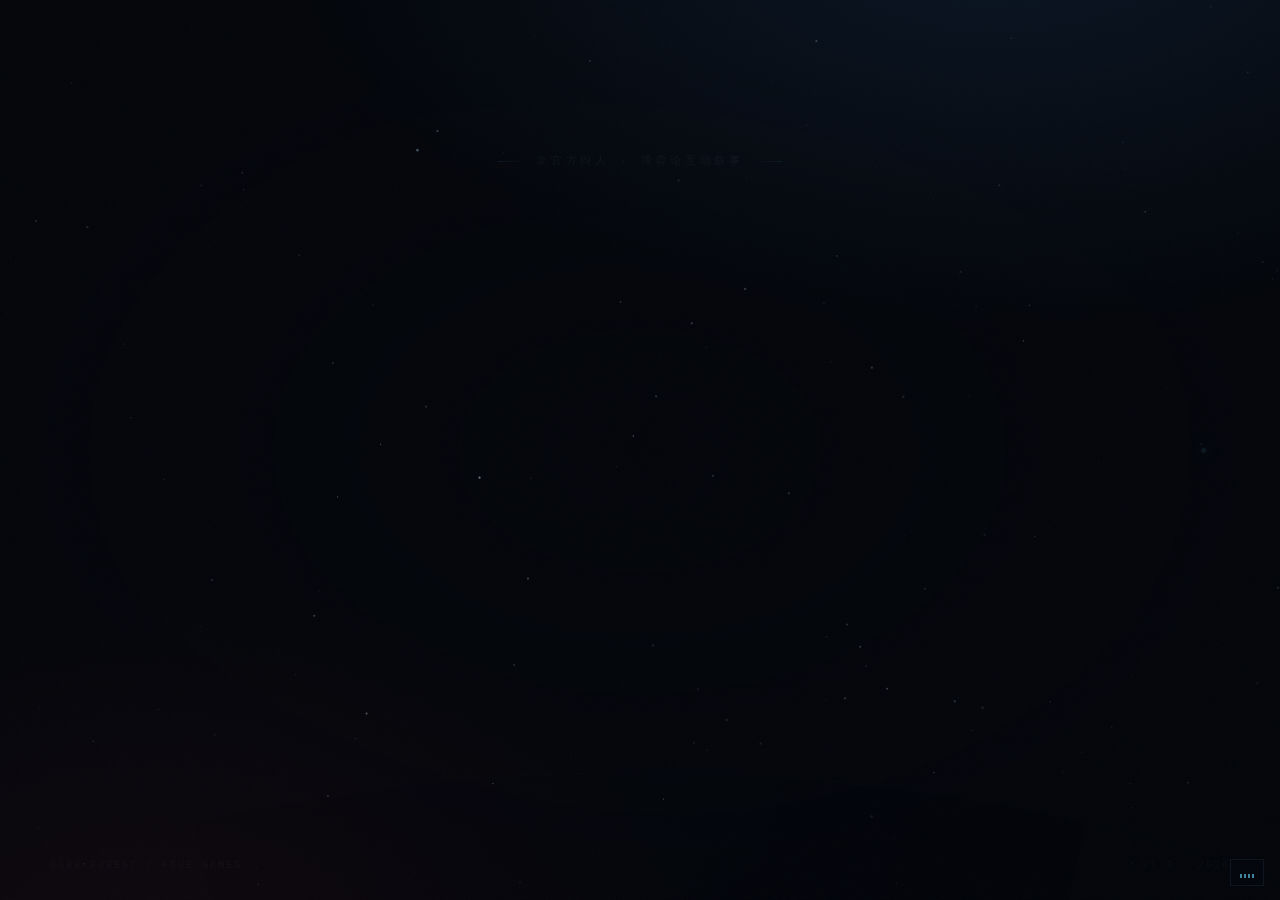
<file: index.html>
<!DOCTYPE html>
<html lang="zh-CN">
<head>
<meta charset="utf-8">
<meta name="viewport" content="width=device-width, initial-scale=1">
<meta name="robots" content="noindex">
<meta http-equiv="refresh" content="0; url=dark-forest/index.html">
<link rel="canonical" href="dark-forest/">
<title>黑暗森林 · 五个博弈</title>
<style>
  html,body{margin:0;height:100%;background:#04060b;color:#7f93a8}
  body{display:grid;place-items:center;font-family:"Microsoft YaHei",system-ui,sans-serif}
  a{color:#6fd9ff;text-decoration:none;border-bottom:1px solid rgba(111,217,255,.35);padding-bottom:2px}
  p{font-size:13px;letter-spacing:.06em}
</style>
</head>
<body>
<p>正在进入 <a href="dark-forest/index.html">黑暗森林 · 五个博弈</a>…</p>
</body>
</html>
</file>
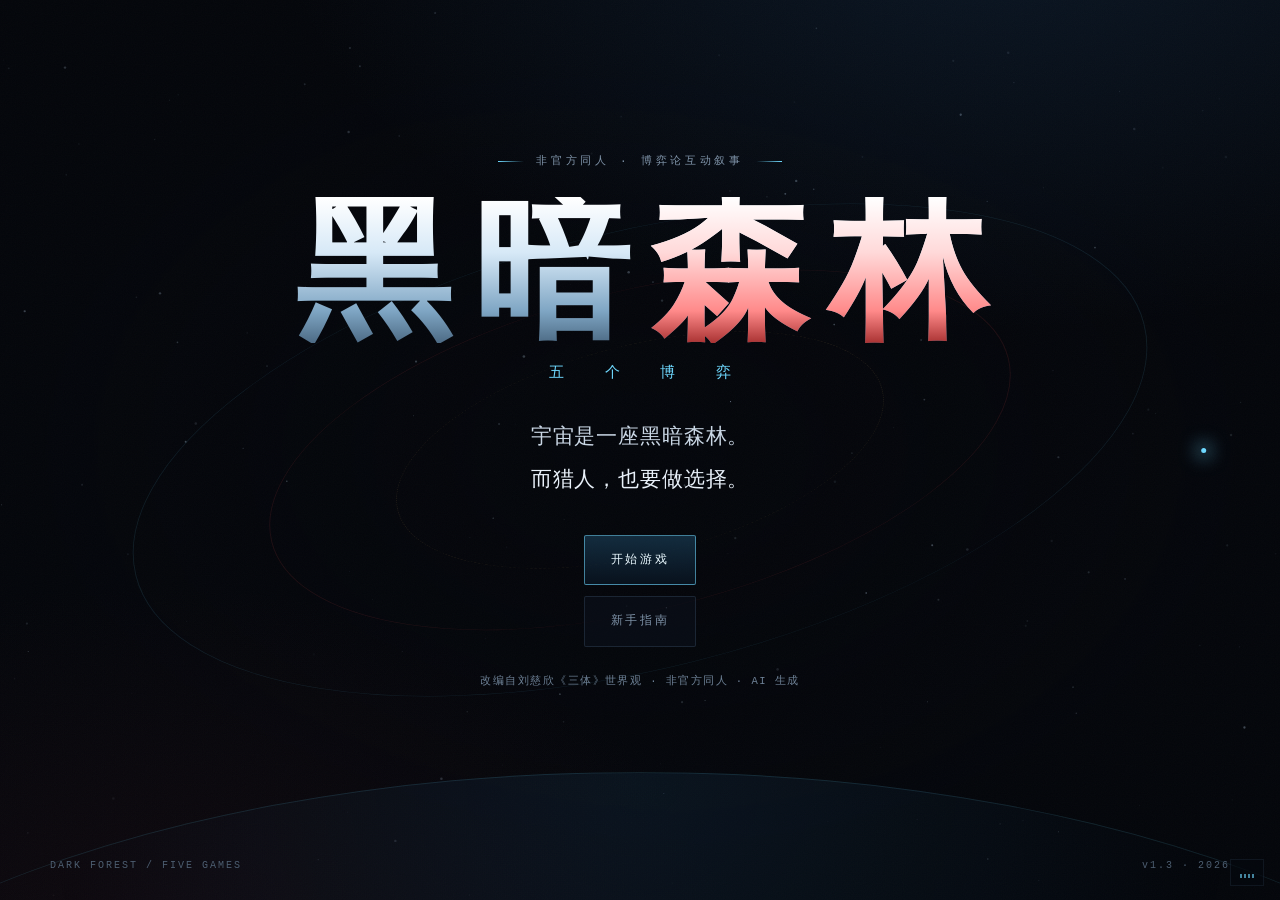
<file: dark-forest/index.html>
<!DOCTYPE html>
<html lang="zh-CN">
<head>
<meta charset="utf-8">
<meta name="viewport" content="width=device-width, initial-scale=1, viewport-fit=cover">
<meta name="theme-color" content="#04060b">
<meta name="color-scheme" content="dark">
<title>黑暗森林 · 五个博弈</title>
<meta name="description" content="一款以《三体》为背景的博弈论互动叙事游戏。五个章节，五场选择。读过原著会看见另一层，没读过也能玩懂。">
<meta name="generator" content="AI-generated (DeepSeek)">
<meta property="og:type" content="website">
<meta property="og:locale" content="zh_CN">
<meta property="og:title" content="黑暗森林 · 五个博弈">
<meta property="og:description" content="一款以《三体》为背景的博弈论互动叙事游戏。五个章节，五场选择。读过原著会看见另一层，没读过也能玩懂。">
<meta property="og:image" content="screenshots/og.png">
<meta name="twitter:card" content="summary_large_image">
<meta name="twitter:title" content="黑暗森林 · 五个博弈">
<meta name="twitter:description" content="五个章节，五场选择。读过原著，会看见另一层；没读过，也能玩懂。">
<link rel="icon" href="data:image/svg+xml,%3Csvg xmlns='http://www.w3.org/2000/svg' viewBox='0 0 64 64'%3E%3Crect width='64' height='64' fill='%2304060b'/%3E%3Ccircle cx='32' cy='32' r='18' fill='none' stroke='%236fd9ff' stroke-width='2' opacity='.5'/%3E%3Ccircle cx='32' cy='32' r='6' fill='%23ff5d5d'/%3E%3C/svg%3E">
<link rel="stylesheet" href="css/style.css">
</head>
<body>
<canvas id="starfield" aria-hidden="true"></canvas>
<div id="grain" aria-hidden="true"></div>
<div id="app" aria-live="polite"></div>

<button id="sound-toggle" class="sound-toggle" type="button" aria-label="声音设置" title="声音设置" aria-haspopup="dialog" aria-expanded="false">
  <span class="sound-bars" aria-hidden="true"><i></i><i></i><i></i><i></i></span>
  <span class="sound-label">声音</span>
</button>

<noscript><p style="color:#e8f0fa;font:16px/1.8 sans-serif;padding:48px;text-align:center">这个实验需要 JavaScript 才能运行。请在浏览器设置中启用它。</p></noscript>

<script src="js/data.js"></script>
<script src="js/core.js"></script>
<script src="js/handbook.js"></script>
<script src="js/hologram.js"></script>
<script src="js/chapters.js"></script>
<script src="js/app.js"></script>
</body>
</html>
</file>
<file: dark-forest/css/style.css>
/* =========================================================
   黑暗森林 · 五个博弈
   A game-theory interactive fiction — visual system
   ========================================================= */

:root{
  --bg:#04060b;
  --bg-2:#070b12;
  --panel:rgba(11,17,28,.66);
  --panel-solid:#0b111c;
  --line:rgba(126,170,210,.16);
  --line-strong:rgba(126,190,235,.32);
  --ink:#e9f1fa;
  --ink-2:#b9c8d9;
  --dim:#7f93a8;
  --faint:#4d5e71;
  --cyan:#6fd9ff;
  --cyan-soft:rgba(111,217,255,.14);
  --teal:#5eead4;
  --red:#ff5d5d;
  --red-soft:rgba(255,93,93,.13);
  --gold:#f2c879;
  --gold-soft:rgba(242,200,121,.13);
  --violet:#a78bfa;
  --serif:"Noto Serif SC","Source Han Serif SC","Songti SC","STSong","SimSun",serif;
  --sans:"Inter","HarmonyOS Sans SC","PingFang SC","Microsoft YaHei",system-ui,-apple-system,sans-serif;
  --mono:"JetBrains Mono","SFMono-Regular",Consolas,"Liberation Mono",monospace;
  --shadow:0 24px 80px -30px rgba(0,0,0,.9);
}

*,*::before,*::after{box-sizing:border-box}
html{-webkit-text-size-adjust:100%}
html,body{margin:0;padding:0}
body{
  background:var(--bg);
  color:var(--ink);
  font-family:var(--sans);
  font-size:16px;
  line-height:1.7;
  min-height:100vh;
  overflow-x:hidden;
  -webkit-font-smoothing:antialiased;
  text-rendering:optimizeLegibility;
}
::selection{background:rgba(111,217,255,.28);color:#fff}
button{font:inherit;color:inherit;background:none;border:0;cursor:pointer}
h1,h2,h3,h4,p,blockquote,figure{margin:0}
a{color:var(--cyan);text-decoration:none;border-bottom:1px solid rgba(111,217,255,.3)}
a:hover{border-bottom-color:var(--cyan)}
:focus-visible{outline:2px solid var(--cyan);outline-offset:4px;border-radius:2px}

/* ---------- background ---------- */
#starfield{position:fixed;inset:0;width:100%;height:100%;z-index:0;display:block}
body::before{
  content:"";position:fixed;inset:0;z-index:1;pointer-events:none;
  background:
    radial-gradient(1200px 700px at 78% -10%,rgba(40,90,140,.20),transparent 60%),
    radial-gradient(900px 600px at 12% 108%,rgba(90,30,40,.14),transparent 65%),
    radial-gradient(600px 400px at 50% 50%,rgba(6,10,18,0) 0%,rgba(4,6,11,.55) 100%);
}
#grain{
  position:fixed;inset:-50%;z-index:1;pointer-events:none;opacity:.045;
  background-image:url("data:image/svg+xml,%3Csvg xmlns='http://www.w3.org/2000/svg' width='140' height='140'%3E%3Cfilter id='n'%3E%3CfeTurbulence type='fractalNoise' baseFrequency='.9' numOctaves='3'/%3E%3C/filter%3E%3Crect width='140' height='140' filter='url(%23n)' opacity='.55'/%3E%3C/svg%3E");
  animation:grain 8s steps(6) infinite;
}
@keyframes grain{
  0%{transform:translate(0,0)}20%{transform:translate(-2%,1%)}40%{transform:translate(1%,-2%)}
  60%{transform:translate(-1%,-1%)}80%{transform:translate(2%,2%)}100%{transform:translate(0,0)}
}
#app{position:relative;z-index:2}

/* ---------- primitives ---------- */
.wrap{width:min(1180px,calc(100% - 56px));margin:0 auto}
.screen{min-height:100vh;min-height:100svh;display:flex;flex-direction:column;padding:0 0 56px}
.screen--center{justify-content:center}
.eyebrow{
  font-family:var(--mono);font-size:11px;letter-spacing:.34em;text-transform:uppercase;
  color:var(--dim);display:flex;align-items:center;gap:12px;
}
.eyebrow::before{content:"";width:26px;height:1px;background:linear-gradient(90deg,var(--cyan),transparent)}
.eyebrow--center{justify-content:center}
.eyebrow--center::after{content:"";width:26px;height:1px;background:linear-gradient(270deg,var(--cyan),transparent)}
.rule{height:1px;background:linear-gradient(90deg,var(--line-strong),rgba(126,170,210,0));border:0;margin:22px 0}
.dim{color:var(--dim)}
.mono{font-family:var(--mono);font-variant-numeric:tabular-nums}
.serif{font-family:var(--serif)}
.hl{color:var(--cyan)}
.hl-red{color:var(--red)}
.hl-gold{color:var(--gold)}
.nowrap{white-space:nowrap}

/* ---------- buttons ---------- */
.btn{
  position:relative;display:inline-flex;align-items:center;justify-content:center;gap:10px;
  padding:14px 26px;border:1px solid var(--line-strong);border-radius:2px;
  font-family:var(--mono);font-size:12px;letter-spacing:.22em;text-transform:uppercase;
  color:var(--ink);background:rgba(12,19,30,.5);
  transition:background .25s,border-color .25s,color .25s,transform .2s,box-shadow .25s;
  overflow:hidden;
}
.btn::after{
  content:"";position:absolute;inset:0;background:linear-gradient(90deg,transparent,rgba(111,217,255,.16),transparent);
  transform:translateX(-120%);transition:transform .6s ease;
}
.btn:hover{border-color:var(--cyan);background:rgba(20,40,60,.55);color:#fff;box-shadow:0 0 0 1px rgba(111,217,255,.18),0 12px 40px -18px rgba(111,217,255,.5)}
.btn:hover::after{transform:translateX(120%)}
.btn:active{transform:translateY(1px)}
.btn--primary{border-color:rgba(111,217,255,.55);background:linear-gradient(180deg,rgba(31,74,104,.55),rgba(10,24,38,.65));color:#eaf9ff}
.btn--primary:hover{background:linear-gradient(180deg,rgba(40,100,140,.7),rgba(12,30,48,.8))}
.btn--ghost{border-color:var(--line);color:var(--dim)}
.btn--ghost:hover{color:var(--ink);border-color:var(--line-strong)}
.btn--danger{border-color:rgba(255,93,93,.5);color:#ffd9d9}
.btn--danger:hover{border-color:var(--red);background:rgba(60,16,20,.6);box-shadow:0 0 0 1px rgba(255,93,93,.2),0 12px 40px -18px rgba(255,93,93,.5)}
.btn--sm{padding:10px 18px;font-size:11px;letter-spacing:.16em}
.btn[disabled]{opacity:.35;pointer-events:none}
.btn-row{display:flex;flex-wrap:wrap;gap:12px;align-items:center}

/* =========================================================
   TITLE
   ========================================================= */
.screen--title{position:relative;justify-content:center;overflow:hidden}
.title-orbit{position:absolute;inset:0;pointer-events:none;display:grid;place-items:center;z-index:-1}
.title-orbit i{
  position:absolute;border:1px solid rgba(111,217,255,.10);border-radius:50%;
  width:min(88vw,1040px);aspect-ratio:1;transform:rotate(-14deg) scaleY(.42);
  animation:orbit 46s linear infinite;
}
.title-orbit i:nth-child(2){width:min(66vw,760px);border-color:rgba(255,93,93,.10);animation-duration:34s;animation-direction:reverse}
.title-orbit i:nth-child(3){width:min(44vw,500px);border-style:dashed;border-color:rgba(242,200,121,.10);animation-duration:60s}
.title-orbit b{
  position:absolute;width:5px;height:5px;border-radius:50%;background:var(--cyan);
  box-shadow:0 0 18px 4px rgba(111,217,255,.6);
  animation:orbit 46s linear infinite;
  offset-path:ellipse(44vw 18.5vw at 50% 50%);
}
@keyframes orbit{to{transform:rotate(346deg) scaleY(.42)}}

.title-horizon{
  position:absolute;left:50%;bottom:-58vw;width:150vw;height:68vw;
  transform:translateX(-50%);border-radius:50%;
  border-top:1px solid rgba(111,217,255,.12);
  background:radial-gradient(circle at 50% 0%,rgba(34,82,120,.18),rgba(4,6,11,0) 46%);
  pointer-events:none;z-index:-1;
}

.title-wrap{position:relative;text-align:center;display:flex;flex-direction:column;align-items:center;gap:0}
.game-title{
  font-family:var(--serif);font-weight:600;
  font-size:clamp(58px,13vw,156px);line-height:.94;letter-spacing:.14em;
  margin:26px 0 0;padding-left:.14em;
  background:linear-gradient(180deg,#ffffff 0%,#d7e9f7 38%,#7fa6c4 78%,#4d6b85 100%);
  -webkit-background-clip:text;background-clip:text;color:transparent;
  filter:drop-shadow(0 0 42px rgba(111,217,255,.18));
  animation:titleIn 1.6s cubic-bezier(.16,.84,.24,1) both;
}
.game-title span{display:inline-block}
.game-title span+span{background:linear-gradient(180deg,#fff 0%,#ffd9d9 38%,#ff8a8a 78%,#a33 100%);-webkit-background-clip:text;background-clip:text;color:transparent}
@keyframes titleIn{from{opacity:0;transform:translateY(26px) scale(.985);filter:blur(12px)}to{opacity:1;transform:none;filter:blur(0)}}
.title-cn{
  font-family:var(--mono);font-size:clamp(12px,1.35vw,15px);letter-spacing:1.05em;
  color:var(--cyan);margin-top:18px;padding-left:1.05em;opacity:.9;
  animation:rise .9s .5s both;
}
.title-lead{
  margin-top:28px;font-family:var(--serif);font-size:clamp(16px,1.7vw,21px);
  line-height:2.05;color:#c9d6e4;letter-spacing:.04em;
  animation:rise .9s .68s both;
}
.title-lead b{color:var(--ink);font-weight:500}
.title-wrap .btn-row{
  margin-top:34px;flex-direction:column;align-items:center;gap:11px;
  animation:rise .9s .86s both;
}
.title-wrap .btn-row .btn{width:min(300px,100%);justify-content:center}
.title-wrap .btn-row .btn--danger{margin-top:5px}
.title-foot{
  margin-top:24px;font-family:var(--mono);font-size:10.5px;letter-spacing:.14em;
  color:#6d8095;line-height:2;animation:rise .9s 1s both;
  display:flex;align-items:center;justify-content:center;flex-wrap:wrap;gap:10px;
}
.title-version{
  position:absolute;left:0;right:0;bottom:26px;display:flex;justify-content:space-between;
  font-family:var(--mono);font-size:10px;letter-spacing:.2em;color:var(--faint);
}
@keyframes rise{from{opacity:0;transform:translateY(16px)}to{opacity:1;transform:none}}

/* =========================================================
   HUD
   ========================================================= */
.hud{
  position:sticky;top:0;z-index:30;
  display:flex;align-items:center;gap:22px;
  padding:14px 28px;
  background:linear-gradient(180deg,rgba(4,7,12,.92),rgba(4,7,12,.55));
  border-bottom:1px solid var(--line);
  backdrop-filter:blur(14px);-webkit-backdrop-filter:blur(14px);
}
.hud-left{display:flex;align-items:baseline;gap:12px;min-width:0}
.hud-num{font-family:var(--mono);font-size:12px;color:var(--cyan);letter-spacing:.1em}
.hud-title{font-family:var(--serif);font-size:16px;letter-spacing:.14em;white-space:nowrap}
.hud-en{font-family:var(--mono);font-size:9px;letter-spacing:.26em;color:var(--faint);white-space:nowrap}
.hud-mid{display:flex;align-items:center;gap:7px;margin-left:auto}
.pip{width:26px;height:3px;background:rgba(126,170,210,.16);transition:background .4s,box-shadow .4s}
.pip.is-done{background:rgba(111,217,255,.55)}
.pip.is-now{background:var(--cyan);box-shadow:0 0 12px rgba(111,217,255,.8)}
.hud-right{font-family:var(--mono);font-size:10px;letter-spacing:.18em;color:var(--gold);white-space:nowrap}
.hud-right::before{content:"◇ ";color:var(--faint)}

/* =========================================================
   STAGE
   ========================================================= */
.stage{
  width:min(1180px,calc(100% - 56px));margin:30px auto 0;
  display:grid;grid-template-columns:minmax(0,1.32fr) minmax(370px,.92fr);
  gap:22px;align-items:start;flex:1;
}
.stage-main,.stage-side{display:flex;flex-direction:column;gap:18px;min-width:0}
.stage-side .panel{padding:18px 20px}
.stage-side .panel-head{padding-bottom:12px;margin-bottom:14px}
.panel{
  position:relative;background:var(--panel);border:1px solid var(--line);
  box-shadow:var(--shadow);backdrop-filter:blur(12px);-webkit-backdrop-filter:blur(12px);
  padding:20px 22px;
}
.panel::before,.panel::after{content:"";position:absolute;width:10px;height:10px;border:1px solid var(--line-strong);pointer-events:none}
.panel::before{top:-1px;left:-1px;border-right:0;border-bottom:0}
.panel::after{bottom:-1px;right:-1px;border-left:0;border-top:0}
.panel-head{
  display:flex;align-items:center;justify-content:space-between;gap:14px;
  padding-bottom:14px;margin-bottom:16px;border-bottom:1px solid var(--line);
}
.panel-kicker{font-family:var(--mono);font-size:10px;letter-spacing:.3em;color:var(--cyan)}
.panel-meta{font-family:var(--mono);font-size:10px;letter-spacing:.14em;color:var(--faint)}
.panel h4{margin:0 0 12px;font-family:var(--serif);font-size:17px;letter-spacing:.08em;font-weight:500}
.panel-note{font-size:12.5px;color:var(--dim);line-height:1.9}
.panel--flush{padding:0;overflow:hidden}

/* scene strip */
.scene{
  position:relative;background:linear-gradient(180deg,rgba(10,16,26,.72),rgba(5,9,15,.86));
  border:1px solid var(--line);overflow:hidden;min-height:250px;
  display:grid;place-items:center;
}
.scene::after{
  content:"";position:absolute;inset:0;pointer-events:none;
  background:repeating-linear-gradient(0deg,rgba(255,255,255,.022) 0 1px,transparent 1px 3px);
  mix-blend-mode:overlay;
}
.scene svg{width:100%;height:auto;display:block;max-height:330px}
.scene-caption{
  position:absolute;left:18px;bottom:14px;right:18px;display:flex;justify-content:space-between;gap:16px;
  font-family:var(--mono);font-size:9.5px;letter-spacing:.2em;color:var(--dim);z-index:2;
}
.scene-caption b{color:var(--ink-2);font-weight:400}
.scene-tag{
  position:absolute;top:14px;left:18px;font-family:var(--mono);font-size:9px;
  letter-spacing:.24em;color:var(--red);border:1px solid rgba(255,93,93,.35);
  padding:4px 8px;background:rgba(40,8,10,.5);z-index:2;
}
.scene-tag.is-calm{color:var(--teal);border-color:rgba(94,234,212,.3);background:rgba(6,30,28,.5)}

/* interactive 3d hologram scenes */
.scene--3d{display:block;min-height:330px;padding:0}
.scene--3d canvas{
  display:block;width:100%;height:330px;cursor:grab;touch-action:none;outline:none;
}
.scene--3d canvas.is-dragging{cursor:grabbing}
.scene--3d canvas:focus-visible{outline:1px solid rgba(111,217,255,.55);outline-offset:-2px}
.holo-hint{
  position:absolute;right:16px;bottom:38px;z-index:2;pointer-events:none;
  font-family:var(--mono);font-size:8px;letter-spacing:.16em;color:var(--faint);opacity:.6;
}
@media (max-width:600px){
  .scene--3d{min-height:292px}
  .scene--3d canvas{height:292px}
  .holo-hint{font-size:7px;right:12px;bottom:36px}
  .tag-region{display:none}
}

/* radar */
.radar-sweep{transform-origin:200px 150px;animation:sweep 4.5s linear infinite}
@keyframes sweep{to{transform:rotate(360deg)}}
.blip{animation:blip 3.2s ease-in-out infinite}
.blip:nth-child(2){animation-delay:.8s}
.blip:nth-child(3){animation-delay:1.6s}
@keyframes blip{0%,100%{opacity:.28}50%{opacity:1}}

/* =========================================================
   METERS
   ========================================================= */
.meter{margin:0 0 14px}
.meter:last-child{margin-bottom:0}
.meter-top{display:flex;justify-content:space-between;align-items:baseline;gap:10px;margin-bottom:7px}
.meter-top span{font-family:var(--mono);font-size:10px;letter-spacing:.22em;color:var(--dim)}
.meter-top b{font-family:var(--mono);font-size:15px;font-weight:500;letter-spacing:.04em;color:var(--ink);font-variant-numeric:tabular-nums}
.meter-track{position:relative;height:6px;background:rgba(126,170,210,.12);overflow:visible}
.meter-track i{
  position:absolute;inset:0 auto 0 0;width:0;display:block;
  background:linear-gradient(90deg,rgba(111,217,255,.4),var(--cyan));
  transition:width .9s cubic-bezier(.2,.8,.2,1),background .4s;
  box-shadow:0 0 16px rgba(111,217,255,.45);
}
.meter[data-tone="red"] .meter-track i{background:linear-gradient(90deg,rgba(255,93,93,.35),var(--red));box-shadow:0 0 16px rgba(255,93,93,.45)}
.meter[data-tone="gold"] .meter-track i{background:linear-gradient(90deg,rgba(242,200,121,.3),var(--gold));box-shadow:0 0 16px rgba(242,200,121,.4)}
.meter[data-tone="teal"] .meter-track i{background:linear-gradient(90deg,rgba(94,234,212,.3),var(--teal));box-shadow:0 0 16px rgba(94,234,212,.35)}
.meter-track em{
  position:absolute;top:-5px;bottom:-5px;width:1px;background:rgba(255,93,93,.7);
  box-shadow:0 0 10px rgba(255,93,93,.6);
}
.meter-track em::after{
  content:attr(data-label);position:absolute;top:12px;left:50%;transform:translateX(-50%);
  font-family:var(--mono);font-size:8px;letter-spacing:.16em;color:var(--red);white-space:nowrap;
}
.meter.has-marker{margin-bottom:30px}
.meter-row{display:grid;grid-template-columns:1fr 1fr 1fr;gap:0;margin-bottom:4px}
.meter-row .meter{margin:0 0 16px;padding-right:16px;border-right:1px solid rgba(126,170,210,.12)}
.meter-row .meter:last-child{border-right:0;padding-right:0;margin-right:0}
.meter-row .meter-top b{font-size:13px}
.meter-row .meter-top span{font-size:9px;letter-spacing:.12em}
.meter-row .meter.has-marker{margin-bottom:26px}
.meter-row .meter-track em::after{font-size:7px;letter-spacing:.06em;left:0;transform:none}
.meter-legend{display:flex;gap:16px;margin-top:6px;font-family:var(--mono);font-size:9px;letter-spacing:.14em;color:var(--faint)}

/* =========================================================
   CHOICES
   ========================================================= */
.choices{display:flex;flex-direction:column;gap:8px;margin-top:4px}
.choice{
  position:relative;display:grid;grid-template-columns:28px minmax(0,1fr) auto;align-items:center;gap:13px;
  width:100%;text-align:left;padding:11px 14px;border:1px solid var(--line);
  background:rgba(8,14,23,.55);transition:border-color .2s,background .2s,transform .15s;
}
.choice:hover{border-color:rgba(111,217,255,.55);background:rgba(16,30,46,.7);transform:translateX(3px)}
.choice:hover .choice-key{color:var(--cyan);border-color:var(--cyan)}
.choice:active{transform:translateX(3px) scale(.995)}
.choice-key{
  display:grid;place-items:center;width:24px;height:24px;border:1px solid var(--line-strong);
  font-family:var(--mono);font-size:11px;color:var(--dim);transition:color .2s,border-color .2s;
}
.choice-main b{display:block;font-family:var(--serif);font-size:15px;font-weight:500;letter-spacing:.08em;color:var(--ink)}
.choice-main small{display:block;margin-top:2px;font-size:11.5px;line-height:1.55;color:var(--dim)}
.choice-tag{font-family:var(--mono);font-size:9.5px;letter-spacing:.12em;color:var(--faint);white-space:nowrap;text-align:right}
.choice-tag b{display:block;font-size:11px;font-weight:400;color:var(--ink-2);letter-spacing:.04em}
.choice[data-tone="red"]:hover{border-color:rgba(255,93,93,.6);background:rgba(46,14,18,.55)}
.choice[data-tone="red"]:hover .choice-key{color:var(--red);border-color:var(--red)}
.choice[data-tone="gold"]:hover{border-color:rgba(242,200,121,.6);background:rgba(40,32,14,.5)}
.choice[data-tone="gold"]:hover .choice-key{color:var(--gold);border-color:var(--gold)}
.choice[disabled]{opacity:.32;pointer-events:none}
.choice--compact{padding:9px 14px}
.choice--compact .choice-main b{font-size:14px}
.choice--compact .choice-main small{display:inline;margin-left:8px;font-size:11px}
.choice.is-armed{border-color:var(--red);background:rgba(46,10,14,.65);animation:pulseRed 1.2s ease-in-out infinite}
@keyframes pulseRed{0%,100%{box-shadow:0 0 0 0 rgba(255,93,93,.0)}50%{box-shadow:0 0 0 4px rgba(255,93,93,.12)}}

/* =========================================================
   MATRIX
   ========================================================= */
.matrix{width:100%;border-collapse:collapse;font-family:var(--mono);font-size:12px}
.matrix th,.matrix td{border:1px solid var(--line);padding:9px 8px;text-align:center;transition:background .35s,color .35s}
.matrix thead th{font-size:9.5px;letter-spacing:.14em;color:var(--dim);font-weight:400;background:rgba(126,170,210,.04)}
.matrix tbody th{font-size:10px;letter-spacing:.12em;color:var(--dim);font-weight:400;text-align:right;padding-right:12px;background:rgba(126,170,210,.04);white-space:nowrap}
.matrix td{color:var(--ink-2);font-size:13px}
.matrix td b{font-weight:500;color:var(--ink)}
.matrix td.is-pos{color:var(--teal)}
.matrix td.is-neg{color:#ff9d9d}
.matrix td.is-pick{background:rgba(111,217,255,.13);box-shadow:inset 0 0 0 1px rgba(111,217,255,.5)}
.matrix td.is-result{background:rgba(255,93,93,.16);box-shadow:inset 0 0 0 1px rgba(255,93,93,.55)}
.matrix td.is-result.is-pos{background:rgba(94,234,212,.13);box-shadow:inset 0 0 0 1px rgba(94,234,212,.45)}
.matrix-cap{font-family:var(--mono);font-size:9px;letter-spacing:.16em;color:var(--faint);margin-top:10px;text-align:center}

/* =========================================================
   LOG
   ========================================================= */
.log{display:flex;flex-direction:column;gap:0}
.log-line{
  position:relative;padding:10px 0 10px 22px;border-left:1px solid var(--line);
  font-size:13.5px;line-height:1.8;color:var(--ink-2);
}
.log-line::before{
  content:"";position:absolute;left:-3.5px;top:18px;width:6px;height:6px;border-radius:50%;
  background:var(--faint);box-shadow:0 0 0 3px var(--bg);
}
.log-line b{color:var(--ink);font-weight:500}
.log-line.is-you::before{background:var(--cyan);box-shadow:0 0 0 3px var(--bg),0 0 12px rgba(111,217,255,.7)}
.log-line.is-them::before{background:var(--red);box-shadow:0 0 0 3px var(--bg),0 0 12px rgba(255,93,93,.6)}
.log-line.is-sys::before{background:var(--gold)}
.log-line .tag{
  font-family:var(--mono);font-size:9px;letter-spacing:.18em;color:var(--faint);
  display:block;margin-bottom:3px;
}
.log-line .delta{font-family:var(--mono);font-size:11px;letter-spacing:.06em;margin-left:6px}
.log-line .delta.up{color:var(--teal)}
.log-line .delta.down{color:#ff8d8d}
.log-line.is-new{animation:logIn .6s cubic-bezier(.2,.8,.2,1) both}
@keyframes logIn{from{opacity:0;transform:translateX(-8px)}to{opacity:1;transform:none}}
.log-empty{font-family:var(--mono);font-size:10px;letter-spacing:.18em;color:var(--faint);padding:18px 0}
.log-scroll{
  max-height:322px;overflow-y:auto;padding-right:8px;
  scrollbar-width:thin;scrollbar-color:rgba(126,170,210,.25) transparent;
}
.log-scroll::-webkit-scrollbar{width:4px}
.log-scroll::-webkit-scrollbar-thumb{background:rgba(126,170,210,.25);border-radius:2px}
.log-scroll .log-line{padding-top:9px;padding-bottom:9px}

/* =========================================================
   BRIEF
   ========================================================= */
.brief{position:relative;width:min(880px,calc(100% - 56px));margin:0 auto;padding:8vh 0 40px;flex:1}
.brief-num{
  position:absolute;right:-4%;top:-2%;font-family:var(--serif);font-size:clamp(180px,30vw,360px);
  line-height:.8;color:transparent;-webkit-text-stroke:1px rgba(126,170,210,.10);
  pointer-events:none;user-select:none;z-index:-1;
}
.brief-title{
  font-family:var(--serif);font-size:clamp(38px,6vw,64px);font-weight:500;letter-spacing:.14em;
  margin:22px 0 6px;line-height:1.1;
}
.brief-en{font-family:var(--mono);font-size:11px;letter-spacing:.42em;color:var(--dim)}
.epigraph{
  margin:36px 0;padding:22px 0 22px 26px;border-left:1px solid rgba(242,200,121,.5);
  font-family:var(--serif);font-size:clamp(17px,2vw,21px);line-height:2;color:var(--gold);
  letter-spacing:.04em;
}
.epigraph cite{display:block;margin-top:12px;font-family:var(--mono);font-size:10px;letter-spacing:.22em;color:var(--faint);font-style:normal}
.prose p{font-family:var(--serif);font-size:16.5px;line-height:2.15;color:var(--ink-2);margin:0 0 18px;letter-spacing:.02em}
.prose p strong{color:var(--ink);font-weight:500}
.prose p .em{color:var(--cyan)}
.brief-rules{
  margin:32px 0;padding:18px 22px;border:1px dashed rgba(126,170,210,.28);
  background:rgba(8,14,22,.4);display:grid;grid-template-columns:repeat(auto-fit,minmax(180px,1fr));gap:16px;
}
.brief-rules div{font-size:12.5px;line-height:1.7;color:var(--dim)}
.brief-rules b{display:block;font-family:var(--mono);font-size:9.5px;letter-spacing:.2em;color:var(--cyan);margin-bottom:4px;font-weight:400}
.brief-cta{display:flex;align-items:center;gap:20px;margin-top:40px;flex-wrap:wrap}
.brief-cta .hint{font-family:var(--mono);font-size:10px;letter-spacing:.16em;color:var(--faint)}

/* =========================================================
   DEBRIEF
   ========================================================= */
.debrief{width:min(980px,calc(100% - 56px));margin:0 auto;padding:56px 0 40px;flex:1}
.debrief-head{margin-bottom:36px}
.debrief-title{font-family:var(--serif);font-size:clamp(30px,4.4vw,46px);letter-spacing:.1em;line-height:1.3;margin:14px 0 10px}
.ending-card{
  position:relative;border:1px solid var(--line);border-left:2px solid var(--gold);
  background:linear-gradient(180deg,rgba(20,26,36,.6),rgba(8,12,20,.55));
  padding:26px 30px;margin-bottom:44px;
}
.ending-card .label{font-family:var(--mono);font-size:9.5px;letter-spacing:.28em;color:var(--gold);margin-bottom:12px}
.ending-card p{font-family:var(--serif);font-size:16px;line-height:2.1;color:var(--ink-2);margin:0 0 12px}
.ending-card p:last-child{margin-bottom:0}
.ending-card .sign{display:block;margin-top:18px;font-family:var(--mono);font-size:10px;letter-spacing:.2em;color:var(--faint);text-align:right}
.lesson h3{
  font-family:var(--serif);font-size:24px;letter-spacing:.14em;font-weight:500;
  display:flex;align-items:center;gap:16px;margin:44px 0 20px;
}
.lesson h3::after{content:"";flex:1;height:1px;background:linear-gradient(90deg,var(--line-strong),transparent)}
.lesson p{font-size:14.5px;line-height:2;color:var(--ink-2);margin:0 0 14px}
.lesson p b{color:var(--ink);font-weight:600}
.lesson .formula{
  font-family:var(--mono);font-size:13px;letter-spacing:.02em;color:var(--cyan);
  padding:16px 20px;margin:16px 0 18px;border:1px solid var(--line);
  background:rgba(111,217,255,.05);line-height:2;overflow-x:auto;
}
.lesson .aside{
  border-left:1px solid var(--line-strong);padding:4px 0 4px 18px;margin:20px 0;
  font-family:var(--serif);font-size:14px;color:var(--dim);font-style:italic;
}
.split{display:grid;grid-template-columns:1fr 1fr;gap:26px;align-items:start;margin:18px 0 8px}
.concept-grid{display:grid;grid-template-columns:repeat(auto-fill,minmax(220px,1fr));gap:10px;margin-top:18px}
.concept-card{
  border:1px solid var(--line);background:rgba(10,16,25,.55);padding:14px 16px;
  transition:border-color .25s,background .25s;
}
.concept-card:hover{border-color:rgba(111,217,255,.4);background:rgba(14,24,36,.7)}
.concept-card b{display:block;font-family:var(--serif);font-size:14.5px;letter-spacing:.06em;font-weight:500;margin-bottom:2px}
.concept-card small{display:block;font-family:var(--mono);font-size:8.5px;letter-spacing:.18em;color:var(--faint);margin-bottom:8px;text-transform:uppercase}
.concept-card p{font-size:12px;line-height:1.75;color:var(--dim);margin:0}
.debrief-cta{display:flex;justify-content:space-between;align-items:center;gap:20px;margin-top:52px;padding-top:26px;border-top:1px solid var(--line);flex-wrap:wrap}

/* =========================================================
   CODEX
   ========================================================= */
.codex{width:min(920px,calc(100% - 56px));margin:0 auto;padding:72px 0 40px;flex:1}
.codex h2{font-family:var(--serif);font-size:clamp(30px,4vw,44px);letter-spacing:.14em;font-weight:500;margin:16px 0 10px}
.codex-intro{color:var(--dim);font-size:14px;max-width:620px;line-height:2}
.codex-group{margin-top:44px}
.codex-group h3{
  font-family:var(--mono);font-size:10px;letter-spacing:.26em;color:var(--cyan);
  padding-bottom:10px;border-bottom:1px solid var(--line);margin-bottom:4px;font-weight:400;
}
details.concept{border-bottom:1px solid rgba(126,170,210,.09)}
details.concept summary{
  list-style:none;cursor:pointer;padding:15px 4px;display:flex;align-items:baseline;gap:14px;
  transition:color .2s;
}
details.concept summary::-webkit-details-marker{display:none}
details.concept summary:hover{color:var(--cyan)}
details.concept summary .cname{font-family:var(--serif);font-size:16px;letter-spacing:.05em;min-width:130px}
details.concept summary .cen{font-family:var(--mono);font-size:9px;letter-spacing:.14em;color:var(--faint);flex:1}
details.concept summary .cplus{font-family:var(--mono);color:var(--faint);font-size:14px;transition:transform .3s}
details.concept[open] summary .cplus{transform:rotate(45deg);color:var(--cyan)}
details.concept .cbody{padding:0 4px 20px 144px;font-size:13.5px;line-height:1.95;color:var(--dim);animation:rise .4s both}
.codex .back{margin-top:48px}

/* chapter select */
.chapter-list{display:flex;flex-direction:column;gap:1px;background:var(--line);border:1px solid var(--line);margin-top:34px}
.chapter-row{
  display:grid;grid-template-columns:56px minmax(0,1fr) auto 24px;gap:18px;align-items:center;
  padding:20px 24px;background:rgba(9,14,22,.94);text-align:left;transition:background .2s;
}
.chapter-row:hover{background:rgba(16,30,46,.92)}
.chapter-num{font-family:var(--mono);font-size:19px;color:var(--faint);letter-spacing:.06em}
.chapter-main b{display:block;font-family:var(--serif);font-size:19px;letter-spacing:.1em;font-weight:500;color:var(--ink)}
.chapter-main small{display:block;margin-top:4px;font-family:var(--mono);font-size:8.5px;letter-spacing:.16em;color:var(--faint);text-transform:uppercase}
.chapter-state{font-family:var(--mono);font-size:8.5px;letter-spacing:.16em;color:var(--faint);white-space:nowrap}
.chapter-state.is-done{color:var(--teal)}
.chapter-arrow{font-family:var(--mono);font-size:14px;color:var(--faint);transition:transform .2s,color .2s}
.chapter-row:hover .chapter-arrow{transform:translateX(4px);color:var(--cyan)}

/* =========================================================
   REPORT
   ========================================================= */
.report{width:min(980px,calc(100% - 56px));margin:0 auto;padding:64px 0 40px;flex:1}
.report h2{font-family:var(--serif);font-size:clamp(32px,5vw,54px);letter-spacing:.12em;font-weight:500;margin:18px 0 12px;line-height:1.2}
.persona{
  margin:34px 0 40px;padding:34px 36px;border:1px solid var(--line-strong);
  background:linear-gradient(135deg,rgba(20,34,50,.62),rgba(8,12,20,.4));
  position:relative;overflow:hidden;
}
.persona::before{
  content:"";position:absolute;right:-60px;top:-60px;width:240px;height:240px;border-radius:50%;
  background:radial-gradient(circle,rgba(111,217,255,.16),transparent 68%);
}
.persona .plabel{font-family:var(--mono);font-size:9.5px;letter-spacing:.3em;color:var(--cyan)}
.persona .pname{font-family:var(--serif);font-size:clamp(28px,4vw,42px);letter-spacing:.14em;margin:12px 0 14px}
.persona .pdesc{font-size:14px;line-height:2;color:var(--ink-2);max-width:640px}
.stat-grid{display:grid;grid-template-columns:repeat(auto-fit,minmax(150px,1fr));gap:1px;background:var(--line);border:1px solid var(--line)}
.report .stat-grid{grid-template-columns:repeat(4,1fr)}
.stat{background:rgba(8,13,21,.92);padding:18px 20px}
.stat b{display:block;font-family:var(--mono);font-size:24px;font-weight:400;letter-spacing:.02em;color:var(--ink);font-variant-numeric:tabular-nums}
.stat span{display:block;font-family:var(--mono);font-size:9px;letter-spacing:.2em;color:var(--faint);margin-top:6px;text-transform:uppercase}
.report h3{font-family:var(--serif);font-size:22px;letter-spacing:.14em;font-weight:500;margin:52px 0 18px;display:flex;align-items:center;gap:14px}
.report h3::after{content:"";flex:1;height:1px;background:linear-gradient(90deg,var(--line-strong),transparent)}
.reading{display:grid;grid-template-columns:repeat(auto-fit,minmax(250px,1fr));gap:18px}
.reading article{border-left:1px solid var(--line-strong);padding:2px 0 2px 18px}
.reading b{display:block;font-family:var(--serif);font-size:15px;font-weight:500;margin-bottom:4px}
.reading span{font-family:var(--mono);font-size:9px;letter-spacing:.16em;color:var(--faint)}
.reading p{font-size:12.5px;line-height:1.8;color:var(--dim);margin:8px 0 0}
.report .footnote{margin-top:44px;padding-top:20px;border-top:1px solid var(--line);font-size:11.5px;color:var(--faint);line-height:2}

/* =========================================================
   MISC
   ========================================================= */
.sound-toggle{
  position:fixed;right:16px;bottom:14px;z-index:60;display:flex;align-items:center;gap:7px;
  padding:7px 9px;border:1px solid var(--line);background:rgba(6,10,17,.72);
  font-family:var(--mono);font-size:8px;letter-spacing:.16em;color:var(--faint);
  backdrop-filter:blur(8px);transition:color .2s,border-color .2s;opacity:.6;
}
.sound-toggle:hover{color:var(--ink);border-color:var(--line-strong);opacity:1}
.sound-toggle .sound-label{display:none}
.sound-toggle:hover .sound-label{display:inline}
.sound-toggle[aria-expanded="true"]{opacity:1;border-color:var(--line-strong);color:var(--ink)}

.sound-panel{
  position:fixed;right:16px;bottom:58px;z-index:95;
  width:min(286px,calc(100vw - 32px));
  background:rgba(9,14,22,.97);border:1px solid var(--line-strong);
  box-shadow:0 30px 80px -24px rgba(0,0,0,.95);
  padding:14px 16px 16px;display:none;
  animation:rise .2s cubic-bezier(.2,.8,.2,1) both;
}
.sound-panel.is-open{display:block}
.sound-panel:focus{outline:none}
.sp-head{display:flex;align-items:center;justify-content:space-between;margin-bottom:4px}
.sp-title{font-family:var(--mono);font-size:9px;letter-spacing:.22em;color:var(--cyan)}
.sp-close{
  width:26px;height:26px;display:grid;place-items:center;
  border:1px solid var(--line);color:var(--dim);font-size:15px;line-height:1;
}
.sp-close:hover{color:var(--ink);border-color:var(--line-strong)}
.sp-row{
  display:grid;grid-template-columns:32px minmax(0,1fr) 28px;align-items:center;gap:10px;
  margin-top:15px;cursor:pointer;
}
.sp-k{font-family:var(--mono);font-size:9.5px;letter-spacing:.12em;color:var(--dim)}
.sp-v{font-family:var(--mono);font-size:10px;color:var(--ink-2);text-align:right;font-variant-numeric:tabular-nums}
.sound-panel input[type="range"]{
  -webkit-appearance:none;appearance:none;width:100%;height:18px;
  background:transparent;cursor:pointer;
}
.sound-panel input[type="range"]::-webkit-slider-runnable-track{
  height:2px;
  background:linear-gradient(90deg,rgba(111,217,255,.85) 0 var(--p,80%),rgba(126,170,210,.22) var(--p,80%) 100%);
}
.sound-panel input[type="range"]::-webkit-slider-thumb{
  -webkit-appearance:none;width:11px;height:11px;margin-top:-4.5px;border-radius:50%;
  background:var(--cyan);box-shadow:0 0 10px rgba(111,217,255,.65);
}
.sound-panel input[type="range"]::-moz-range-track{
  height:2px;
  background:linear-gradient(90deg,rgba(111,217,255,.85) 0 var(--p,80%),rgba(126,170,210,.22) var(--p,80%) 100%);
}
.sound-panel input[type="range"]::-moz-range-thumb{
  width:11px;height:11px;border:0;border-radius:50%;background:var(--cyan);
  box-shadow:0 0 10px rgba(111,217,255,.65);
}
.sound-panel input[type="range"]:focus-visible{outline:1px solid var(--cyan);outline-offset:4px}
.sp-mute{
  width:100%;margin-top:16px;padding:9px 10px;border:1px solid var(--line);
  font-family:var(--mono);font-size:9px;letter-spacing:.18em;color:var(--dim);
  transition:color .2s,border-color .2s,background .2s;
}
.sp-mute:hover{color:var(--ink);border-color:var(--line-strong)}
.sp-mute.is-muted{color:#ff9d9d;border-color:rgba(255,93,93,.45);background:rgba(46,12,16,.4)}
.sp-note{font-size:10.5px;line-height:1.75;color:var(--faint);margin:12px 0 0}
.sound-bars{display:flex;align-items:flex-end;gap:2px;height:11px}
.sound-bars i{width:2px;background:var(--cyan);height:4px;transition:height .2s;opacity:.5}
.sound-toggle.is-on .sound-bars i{animation:eq 1.1s ease-in-out infinite;opacity:1}
.sound-toggle.is-on .sound-bars i:nth-child(2){animation-delay:.15s}
.sound-toggle.is-on .sound-bars i:nth-child(3){animation-delay:.3s}
.sound-toggle.is-on .sound-bars i:nth-child(4){animation-delay:.45s}
@keyframes eq{0%,100%{height:4px}50%{height:11px}}
.sound-toggle.is-off .sound-bars i{height:2px;opacity:.28}

/* settings modal */
.settings{position:fixed;inset:0;z-index:120;display:none;place-items:center;padding:24px}
.settings.is-open{display:grid}
.settings-backdrop{
  position:absolute;inset:0;background:rgba(2,4,8,.86);
  backdrop-filter:blur(8px);-webkit-backdrop-filter:blur(8px);
}
.settings-panel{
  position:relative;width:min(430px,100%);max-height:calc(100vh - 48px);overflow:auto;
  background:linear-gradient(180deg,rgba(11,17,27,.99),rgba(6,10,17,.99));
  border:1px solid var(--line-strong);padding:22px 24px 24px;
  box-shadow:0 40px 100px -30px rgba(0,0,0,.95);
}
.settings-panel:focus{outline:none}
.set-section{margin-top:22px;padding-top:18px;border-top:1px solid var(--line)}
.set-section h4{
  margin:0 0 12px;font-family:var(--mono);font-size:9px;letter-spacing:.22em;
  color:var(--cyan);font-weight:400;
}
.set-row{
  display:grid;grid-template-columns:36px minmax(0,1fr) 30px;align-items:center;gap:12px;
  margin-top:12px;cursor:pointer;
}
.settings input[type="range"]{
  -webkit-appearance:none;appearance:none;width:100%;height:18px;
  background:transparent;cursor:pointer;
}
.settings input[type="range"]::-webkit-slider-runnable-track{
  height:2px;
  background:linear-gradient(90deg,rgba(111,217,255,.85) 0 var(--p,80%),rgba(126,170,210,.22) var(--p,80%) 100%);
}
.settings input[type="range"]::-webkit-slider-thumb{
  -webkit-appearance:none;width:11px;height:11px;margin-top:-4.5px;border-radius:50%;
  background:var(--cyan);box-shadow:0 0 10px rgba(111,217,255,.65);
}
.settings input[type="range"]::-moz-range-track{
  height:2px;
  background:linear-gradient(90deg,rgba(111,217,255,.85) 0 var(--p,80%),rgba(126,170,210,.22) var(--p,80%) 100%);
}
.settings input[type="range"]::-moz-range-thumb{
  width:11px;height:11px;border:0;border-radius:50%;background:var(--cyan);
  box-shadow:0 0 10px rgba(111,217,255,.65);
}
.settings input[type="range"]:focus-visible{outline:1px solid var(--cyan);outline-offset:4px}
.set-note{font-size:10.5px;line-height:1.8;color:var(--dim);margin:12px 0 0}
.settings .btn{width:100%}
.settings .btn.is-armed{border-color:rgba(255,93,93,.7);background:rgba(60,16,20,.45)}
.hud-help[data-settings-open]{font-size:10px;line-height:1;letter-spacing:0}
@media (max-width:600px){
  .settings{padding:0;align-items:end}
  .settings-panel{
    width:100%;max-height:92vh;border-left:0;border-right:0;border-bottom:0;
    padding:20px 18px 28px;
  }
}

.fade{animation:fade .7s ease both}
@keyframes fade{from{opacity:0}to{opacity:1}}
.stagger>*{animation:rise .65s cubic-bezier(.2,.8,.2,1) both}
.stagger>*:nth-child(1){animation-delay:.02s}
.stagger>*:nth-child(2){animation-delay:.08s}
.stagger>*:nth-child(3){animation-delay:.14s}
.stagger>*:nth-child(4){animation-delay:.2s}
.stagger>*:nth-child(5){animation-delay:.26s}
.stagger>*:nth-child(6){animation-delay:.32s}
.stagger>*:nth-child(7){animation-delay:.38s}
.stagger>*:nth-child(8){animation-delay:.44s}

.toast{
  position:fixed;left:50%;bottom:34px;transform:translateX(-50%) translateY(20px);
  z-index:80;padding:12px 22px;border:1px solid var(--line-strong);
  background:rgba(8,14,23,.95);font-family:var(--mono);font-size:11px;letter-spacing:.12em;
  color:var(--ink-2);opacity:0;pointer-events:none;transition:opacity .3s,transform .3s;
  box-shadow:0 20px 60px -20px rgba(0,0,0,.9);
}
.toast.is-on{opacity:1;transform:translateX(-50%) translateY(0)}

/* reveal animation for simultaneous moves */
.reveal-row{display:grid;grid-template-columns:1fr auto 1fr;align-items:center;gap:14px;margin:10px 0 16px}
.reveal-side{
  border:1px solid var(--line);padding:16px 12px;text-align:center;background:rgba(8,14,22,.6);
}
.reveal-side small{display:block;font-family:var(--mono);font-size:8.5px;letter-spacing:.2em;color:var(--faint);margin-bottom:6px}
.reveal-side b{font-family:var(--serif);font-size:20px;letter-spacing:.12em;font-weight:500}
.reveal-side.is-you{border-color:rgba(111,217,255,.45)}
.reveal-side.is-you b{color:var(--cyan)}
.reveal-side.is-them{border-color:rgba(255,93,93,.35)}
.reveal-side.is-them b{color:#ff9d9d}
.reveal-vs{font-family:var(--mono);font-size:10px;letter-spacing:.2em;color:var(--faint)}

/* signal waveform */
.wave{display:flex;align-items:center;justify-content:center;gap:3px;height:64px;padding:0 24px}
.wave i{display:block;width:3px;background:var(--cyan);opacity:.6;height:10px;border-radius:1px;animation:waveA 1.6s ease-in-out infinite}
@keyframes waveA{0%,100%{height:8px;opacity:.35}50%{height:var(--h,32px);opacity:.95}}

/* plan bars */
.prediction{margin:14px 0 0}
.prow{display:grid;grid-template-columns:56px 1fr 40px;align-items:center;gap:10px;margin-bottom:7px}
.prow span{font-family:var(--mono);font-size:9.5px;letter-spacing:.1em;color:var(--dim)}
.prow .ptrack{height:4px;background:rgba(126,170,210,.12);position:relative}
.prow .ptrack i{position:absolute;inset:0 auto 0 0;background:var(--violet);transition:width .6s;box-shadow:0 0 10px rgba(167,139,250,.4)}
.prow b{font-family:var(--mono);font-size:10px;font-weight:400;color:var(--ink-2);text-align:right}

/* =========================================================
   CHAPTER-SPECIFIC
   ========================================================= */
.bigbtn{animation:btnPulse 2.6s ease-in-out infinite;transform-origin:201px 150px}
@keyframes btnPulse{0%,100%{opacity:.82}50%{opacity:1}}

.lesson h4{
  font-family:var(--serif);font-size:17px;letter-spacing:.1em;font-weight:500;
  margin:32px 0 12px;color:var(--ink);
}
.lesson h4::before{content:"§ ";font-family:var(--mono);font-size:12px;color:var(--faint)}

/* belief (ch3) */
.belief{margin:2px 0 12px}
.belief-bar{height:8px;background:rgba(255,93,93,.32);position:relative;overflow:hidden}
.belief-bar i{
  display:block;height:100%;background:linear-gradient(90deg,rgba(94,234,212,.45),var(--teal));
  transition:width .8s cubic-bezier(.2,.8,.2,1);box-shadow:0 0 14px rgba(94,234,212,.45);
}
.belief-labels{display:flex;justify-content:space-between;margin-top:7px;font-family:var(--mono);font-size:9px;letter-spacing:.14em;color:var(--dim)}
.bayes{border:1px solid var(--line);background:rgba(111,217,255,.035);padding:10px 12px;margin-top:6px}
.bayes-row{display:flex;justify-content:space-between;gap:10px;font-family:var(--mono);font-size:9.5px;letter-spacing:.05em;color:var(--faint);padding:3px 0}
.bayes-row b{color:var(--ink-2);font-weight:400;font-variant-numeric:tabular-nums}
.bayes-calc{
  margin-top:8px;padding-top:8px;border-top:1px dashed rgba(126,170,210,.18);
  font-family:var(--mono);font-size:10px;color:var(--dim);letter-spacing:.02em;line-height:1.7;
}
.bayes-calc b{color:var(--cyan)}
.obs-list{display:flex;flex-wrap:wrap;gap:6px;margin-bottom:12px}
.obs-chip{
  font-family:var(--mono);font-size:9px;letter-spacing:.08em;color:var(--ink-2);
  border:1px solid var(--line);padding:4px 8px;background:rgba(8,14,22,.5);
}

/* finale */
.screen .brief .scene{width:100%}

/* ch5 — threshold public good */
.c5-event{
  font-family:var(--serif);font-size:13px;line-height:1.95;color:var(--ink-2);
  border-left:2px solid rgba(242,200,121,.45);padding:2px 0 2px 14px;margin:0 0 16px;
}
.c5-table{border:1px solid var(--line);background:rgba(8,13,21,.55)}
.c5-tr{
  display:grid;grid-template-columns:30px repeat(5,1fr) 52px;gap:6px;align-items:center;
  padding:8px 10px;border-bottom:1px solid rgba(126,170,210,.08);
  font-family:var(--mono);font-size:12px;text-align:center;color:var(--ink-2);
}
.c5-tr:last-child{border-bottom:0}
.c5-head{font-size:8.5px;letter-spacing:.1em;color:var(--faint);background:rgba(126,170,210,.045)}
.c5-tr span:first-child{font-size:9px;color:var(--faint)}
.c5-tr .is-you{color:var(--cyan);font-weight:500}
.c5-tr .is-cum{color:var(--gold);font-weight:500}
.c5-tr.is-last{background:rgba(242,200,121,.055)}
.c5-retain{
  display:flex;justify-content:space-between;align-items:baseline;
  margin-top:2px;padding-top:12px;border-top:1px solid var(--line);
}
.c5-retain span{font-family:var(--mono);font-size:9px;letter-spacing:.18em;color:var(--dim)}
.c5-retain b{font-family:var(--mono);font-size:22px;font-weight:400;color:var(--gold);font-variant-numeric:tabular-nums}
.c5-retain b small{font-size:10px;color:var(--faint);letter-spacing:.06em}
.c5-result{display:grid;grid-template-columns:1fr 1fr;gap:1px;background:var(--line);border:1px solid var(--line);margin-bottom:14px}
.c5-result div{background:rgba(9,14,22,.92);padding:10px 12px}
.c5-result span{display:block;font-family:var(--mono);font-size:8.5px;letter-spacing:.16em;color:var(--faint);margin-bottom:4px}
.c5-result b{font-family:var(--mono);font-size:20px;font-weight:400;color:var(--gold);font-variant-numeric:tabular-nums}

/* =========================================================
   HANDBOOK / TERMS
   ========================================================= */
.hud-help{
  width:26px;height:26px;flex:0 0 auto;display:grid;place-items:center;margin-left:-6px;
  border:1px solid var(--line-strong);border-radius:50%;
  font-family:var(--mono);font-size:11px;color:var(--dim);
  transition:color .2s,border-color .2s,background .2s;
}
.hud-help:hover{color:var(--cyan);border-color:var(--cyan);background:rgba(111,217,255,.08)}

.term{
  font:inherit;line-height:inherit;letter-spacing:inherit;color:var(--gold);
  background:none;border:0;border-bottom:1px dashed rgba(242,200,121,.5);
  padding:0;cursor:help;transition:color .2s,border-color .2s;
}
.term:hover{color:#ffe4a8;border-bottom-color:var(--gold)}

.term-pop{
  position:fixed;z-index:130;background:#0b111c;border:1px solid var(--line-strong);
  box-shadow:0 30px 80px -24px rgba(0,0,0,.95);padding:14px 16px;
  animation:rise .22s cubic-bezier(.2,.8,.2,1) both;
}
.term-pop-head{display:flex;align-items:baseline;gap:8px;margin-bottom:6px}
.term-pop-head b{font-family:var(--serif);font-size:15px;font-weight:500;color:var(--ink);letter-spacing:.04em}
.term-pop-head span{font-family:var(--mono);font-size:7.5px;letter-spacing:.12em;color:var(--faint);text-transform:uppercase}
.term-pop p{font-size:12.5px;line-height:1.8;color:var(--ink-2);margin:0 0 10px}
.term-pop-link{
  font-family:var(--mono);font-size:9px;letter-spacing:.1em;color:var(--cyan);
  border-bottom:1px solid rgba(111,217,255,.3);padding:0 0 2px;
}
.term-pop-link:hover{border-bottom-color:var(--cyan)}
.term-pop.is-sheet{
  left:0!important;right:0;bottom:0;top:auto!important;width:auto!important;
  border-left:0;border-right:0;border-bottom:0;padding:18px 20px 26px;
  box-shadow:0 -20px 60px -20px rgba(0,0,0,.9);
}

.brief-note{
  margin:0 0 26px;border:1px dashed rgba(126,170,210,.22);
  background:rgba(8,14,22,.4);padding:0 18px;
}
.brief-note summary{
  list-style:none;cursor:pointer;padding:12px 0;
  font-family:var(--mono);font-size:10px;letter-spacing:.14em;color:var(--dim);
}
.brief-note summary::-webkit-details-marker{display:none}
.brief-note summary::before{content:"+ ";color:var(--cyan)}
.brief-note[open] summary::before{content:"− "}
.brief-note summary:hover{color:var(--ink-2)}
.brief-note p{
  margin:0 0 14px;font-family:var(--serif);font-size:13.5px;line-height:2;color:var(--ink-2);
}

.handbook{position:fixed;inset:0;z-index:110;display:none;place-items:center;padding:24px}
.handbook.is-open{display:grid}
.handbook-backdrop{position:absolute;inset:0;background:rgba(2,4,8,.84);backdrop-filter:blur(8px);-webkit-backdrop-filter:blur(8px)}
.handbook-panel{
  position:relative;width:min(940px,100%);max-height:min(88vh,900px);
  display:flex;flex-direction:column;background:#080d16;
  border:1px solid var(--line-strong);box-shadow:0 40px 120px -40px #000;
  animation:rise .35s cubic-bezier(.2,.8,.2,1) both;
}
.handbook-panel:focus{outline:none}
.hb-head{
  display:flex;align-items:center;justify-content:space-between;gap:16px;
  padding:12px 18px;border-bottom:1px solid var(--line);background:rgba(10,16,26,.92);
}
.hb-tabs{display:flex;gap:4px}
.hb-tab{
  padding:9px 16px;border:1px solid transparent;
  font-family:var(--mono);font-size:10px;letter-spacing:.18em;color:var(--dim);
  transition:color .2s,border-color .2s,background .2s;
}
.hb-tab:hover{color:var(--ink)}
.hb-tab.is-on{color:var(--cyan);border-color:rgba(111,217,255,.35);background:rgba(111,217,255,.07)}
.hb-close{
  width:34px;height:34px;display:grid;place-items:center;flex:0 0 auto;
  border:1px solid var(--line);color:var(--dim);font-size:18px;line-height:1;
}
.hb-close:hover{color:var(--ink);border-color:var(--line-strong)}
.hb-body{
  overflow-y:auto;padding:34px 40px 48px;scrollbar-width:thin;
  scrollbar-color:rgba(126,170,210,.25) transparent;
}
.hb-lead{
  font-family:var(--serif);font-size:16.5px;line-height:2;color:var(--ink-2);
  max-width:720px;margin:0 0 30px;
}
.hb-rules{display:grid;grid-template-columns:repeat(auto-fit,minmax(220px,1fr));gap:14px}
.hb-rule{border:1px solid var(--line);padding:18px 18px 16px;background:rgba(10,16,26,.55)}
.hb-rule-num{font-family:var(--mono);font-size:9px;letter-spacing:.2em;color:var(--cyan);opacity:.7}
.hb-rule h3{font-family:var(--serif);font-size:17px;font-weight:500;letter-spacing:.1em;margin:6px 0 8px}
.hb-rule p{font-size:12.5px;line-height:1.85;color:var(--dim);margin:0}
.hb-h{
  font-family:var(--serif);font-size:19px;letter-spacing:.12em;font-weight:500;
  margin:40px 0 16px;display:flex;align-items:baseline;gap:12px;
}
.hb-h small{font-family:var(--mono);font-size:8px;letter-spacing:.18em;color:var(--faint);font-weight:400}
.hb-timeline{display:flex;flex-direction:column;border-top:1px solid var(--line)}
.hb-time{display:grid;grid-template-columns:44px 1fr;gap:16px;padding:14px 0;border-bottom:1px solid rgba(126,170,210,.1)}
.hb-time-n{font-family:var(--mono);font-size:12px;color:var(--cyan);opacity:.8}
.hb-time b{display:block;font-family:var(--serif);font-size:15px;font-weight:500;letter-spacing:.06em;margin-bottom:3px}
.hb-time p{font-size:12.5px;line-height:1.8;color:var(--dim);margin:0}
.hb-terms .concept .cbody,.hb-group .concept .cbody{padding-left:0}
.hb-terms .cname{min-width:110px}
details.concept .cbody p{margin:0 0 10px}
details.concept .cbody p:last-child{margin-bottom:0}
.cformula{
  font-family:var(--mono);font-size:11.5px;line-height:1.95;color:var(--cyan);
  border:1px solid rgba(111,217,255,.16);background:rgba(111,217,255,.045);
  padding:10px 14px;margin:12px 0;overflow-x:auto;
}
.cformula span{font-size:10px}
.cblock{border-left:2px solid rgba(242,200,121,.45);padding:0 0 0 14px;margin:14px 0}
.cblock b{
  display:block;font-family:var(--mono);font-size:8.5px;letter-spacing:.2em;
  color:var(--gold);margin-bottom:4px;font-weight:400;
}
.cblock p{font-size:12.5px;line-height:1.9;color:var(--dim);margin:0}
.cblock--warn{border-left-color:rgba(255,93,93,.45)}
.cblock--warn b{color:#ff9d9d}
.hb-basics{display:grid;grid-template-columns:repeat(auto-fit,minmax(180px,1fr));gap:12px;margin-bottom:8px}
.hb-basic{border:1px solid var(--line);padding:14px 16px;background:rgba(10,16,26,.5)}
.hb-basic b{display:block;font-family:var(--serif);font-size:15px;font-weight:500;letter-spacing:.08em;margin-bottom:5px;color:var(--gold)}
.hb-basic p{font-size:12px;line-height:1.75;color:var(--dim);margin:0}
.hb-group h5{
  font-family:var(--mono);font-size:9.5px;letter-spacing:.22em;color:var(--cyan);
  margin:30px 0 4px;padding-bottom:8px;border-bottom:1px solid var(--line);font-weight:400;
}
.hb-controls{display:grid;grid-template-columns:1fr 1fr;gap:14px}
.hb-control{border-left:1px solid var(--line-strong);padding:2px 0 2px 16px}
.hb-control b{display:block;font-family:var(--serif);font-size:15px;font-weight:500;letter-spacing:.06em;margin-bottom:5px}
.hb-control p{font-size:12.5px;line-height:1.85;color:var(--dim);margin:0}
.hb-tip{margin-top:30px;border:1px dashed rgba(242,200,121,.3);padding:18px 20px;background:rgba(40,32,14,.25)}
.hb-tip b{font-family:var(--serif);font-size:15px;color:var(--gold);font-weight:500}
.hb-tip p{font-size:13px;line-height:1.9;color:var(--ink-2);margin:6px 0 0}
.hb-note{font-size:12px;line-height:1.9;color:var(--faint);margin:22px 0 0}

/* =========================================================
   RESPONSIVE
   ========================================================= */
@media (max-width:960px){
  .stage{grid-template-columns:1fr;gap:16px}
  .stage-side{order:-1}
  .hud{flex-wrap:wrap;gap:10px 18px;padding:12px 18px}
  .hud-mid{order:3;margin-left:0;width:100%}
  .hud-right{margin-left:auto}
  .split{grid-template-columns:1fr;gap:18px}
  .brief{padding-top:6vh}
  .debrief,.codex,.report{padding-top:42px}
  .wrap,.stage,.brief,.debrief,.codex,.report{width:calc(100% - 36px)}
  details.concept .cbody{padding-left:4px}
  .ending-card{padding:22px}
}
@media (max-width:600px){
  body{font-size:15px}
  .game-title{letter-spacing:.08em;padding-left:.08em}
  .title-cn{letter-spacing:.6em;padding-left:.6em}
  .title-foot{font-size:10px;letter-spacing:.08em}
  .title-version{display:none}
  .log-scroll{max-height:260px}
  .hud-en{display:none}
  .handbook{padding:0}
  .handbook-panel{width:100%;height:100vh;max-height:100vh;border:0}
  .hb-body{padding:24px 18px 44px}
  .hb-tab{padding:8px 10px;font-size:9px;letter-spacing:.08em}
  .hb-tip{padding:14px 16px}
  .hb-time{grid-template-columns:34px 1fr;gap:10px}
  .hb-controls{grid-template-columns:1fr}
  .panel{padding:16px}
  .choice{grid-template-columns:24px 1fr;gap:10px}
  .choice-tag{grid-column:2;text-align:left;margin-top:2px}
  .matrix th,.matrix td{padding:7px 5px;font-size:11.5px}
  .concept-grid{grid-template-columns:1fr}
  .stat-grid{grid-template-columns:1fr 1fr}
  .report .stat-grid{grid-template-columns:1fr 1fr}
  .reveal-side b{font-size:16px}
  .c5-tr{grid-template-columns:22px repeat(5,1fr) 38px;font-size:10px;padding:6px 5px;gap:3px}
  .c5-head{font-size:6.8px;letter-spacing:0}
  .chapter-row{grid-template-columns:34px minmax(0,1fr) 20px;gap:12px;padding:16px 14px}
  .chapter-state{display:none}
  .chapter-main b{font-size:16px}
}

@media (prefers-reduced-motion:reduce){
  *,*::before,*::after{animation-duration:.001ms!important;animation-iteration-count:1!important;transition-duration:.001ms!important}
  .title-orbit{display:none}
}
</file>
